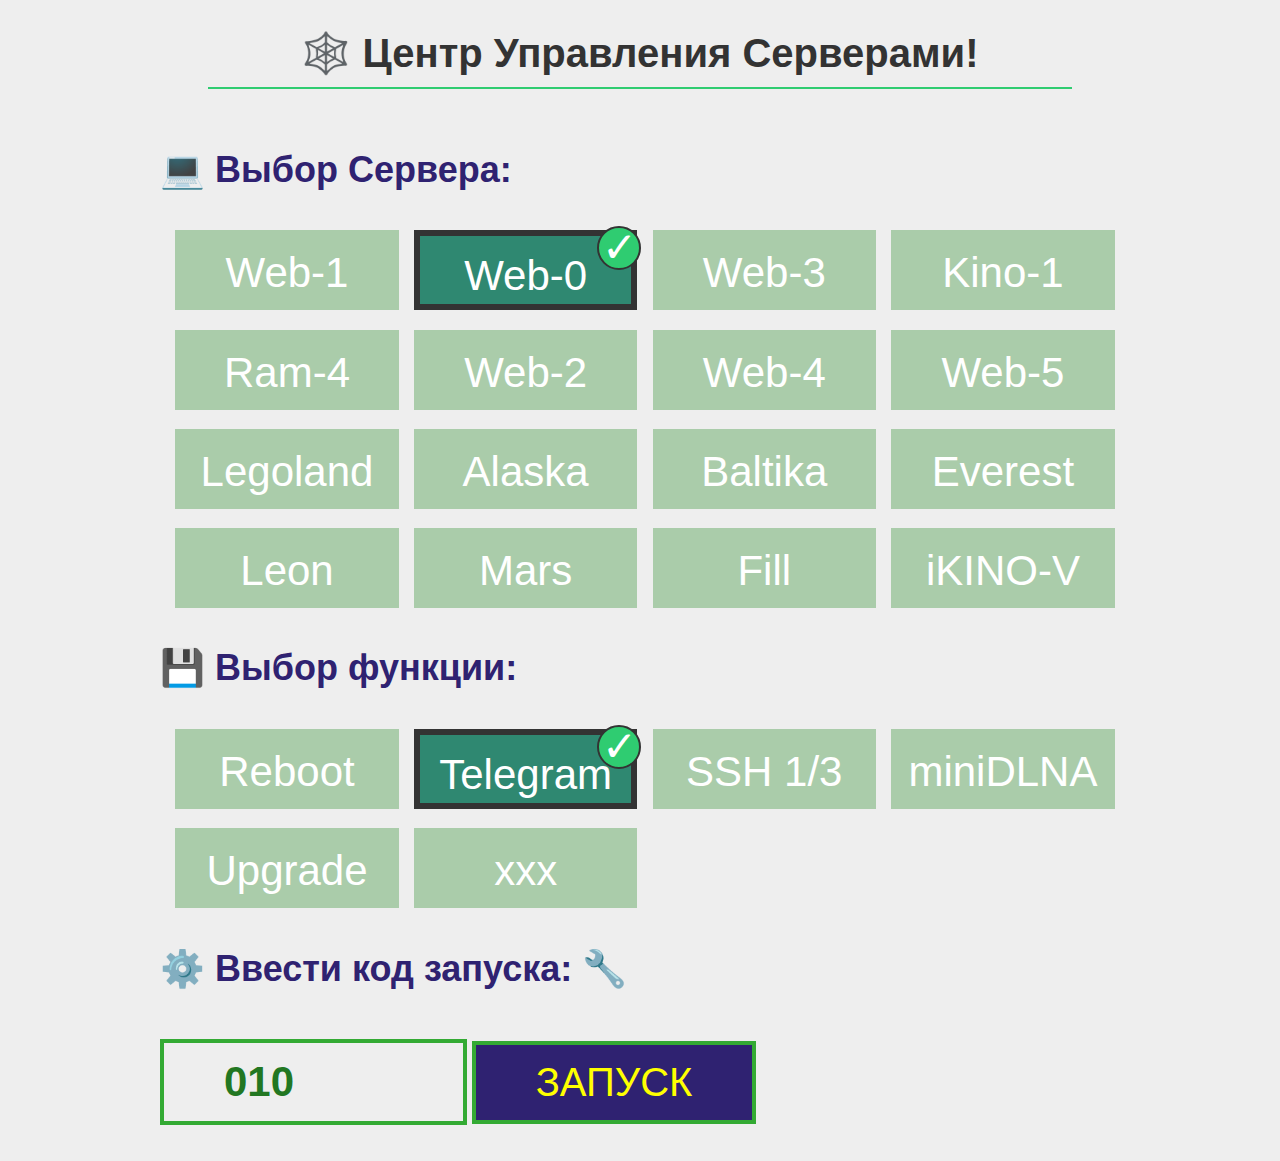
<file: monitor/index.html>
<html>
<head>
<meta charset="UTF-8">
<link rel="stylesheet" type="text/css" href="3.css">
</head>
<body>
<div class="container">
<h1>🕸️ Центр Управления Серверами!</h1>
<form class="form cf" action="1.php" method="GET">
 <section class="plan cf">
 <h2>💻 Выбор Сервера:</h2>
	<input type="radio" name="radio1" id="web1" value="web1"><label class="four col" for="web1">Web-1</label>
	<input type="radio" name="radio1" id="web0" value="web0" checked><label class="four col" for="web0">Web-0</label>
	<input type="radio" name="radio1" id="web3" value="web3"><label class="four col" for="web3">Web-3</label>
	<input type="radio" name="radio1" id="kino1" value="kino1"><label class="four col" for="kino1">Kino-1</label>
	<input type="radio" name="radio1" id="ram4" value="ram4"><label class="four col" for="ram4">Ram-4</label>
	<input type="radio" name="radio1" id="web2" value="web2"><label class="four col" for="web2">Web-2</label>
	<input type="radio" name="radio1" id="web4" value="web4"><label class="four col" for="web4">Web-4</label>
	<input type="radio" name="radio1" id="web5" value="web5"><label class="four col" for="web5">Web-5</label>
	<input type="radio" name="radio1" id="legoland" value="legoland"><label class="four col" for="legoland">Legoland</label>
	<input type="radio" name="radio1" id="alaska" value="alaska"><label class="four col" for="alaska">Alaska</label>
	<input type="radio" name="radio1" id="baltika" value="baltika"><label class="four col" for="baltika">Baltika</label>
	<input type="radio" name="radio1" id="everest" value="everest"><label class="four col" for="everest">Everest</label>
	<input type="radio" name="radio1" id="leon" value="leon"><label class="four col" for="leon">Leon</label>
	<input type="radio" name="radio1" id="mars" value="mars"><label class="four col" for="mars">Mars</label>
	<input type="radio" name="radio1" id="fill" value="fill"><label class="four col" for="fill">Fill</label>
	<input type="radio" name="radio1" id="ikino" value="ikino"><label class="four col" for="ikino">iKINO-V</label>
 </section>
 <section class="payment-plan cf">
 <h2>💾 Выбор функции:</h2>
	<input type="radio" name="radio2" id="reboot" value="reboot.d"><label class="four col" for="reboot">Reboot</label>
	<input type="radio" name="radio2" id="telegram" value="telegram.d" checked><label class="four col" for="telegram">Telegram</label>
	<input type="radio" name="radio2" id="ssh" value="ssh.d"><label class="four col" for="ssh">SSH 1/3</label>
	<input type="radio" name="radio2" id="minidlna" value="minidlna.d"><label class="four col" for="ssh">miniDLNA</label>
	<input type="radio" name="radio2" id="upgrade" value="upgrade.d"><label class="four col" for="ssh">Upgrade</label>
	<input type="radio" name="radio2" id="x" value="x.d"><label class="four col" for="ssh">xxx</label>
 </section>
 <h2>⚙️ Ввести код запуска: 🔧</h2>
 <input class="mycode" name="Code" value="010">
 <input class="submit" type="submit" value="ЗАПУСК" name="submit">
</form>
</div>
</body>
</html>
</file>
<file: monitor/3.css>
body{
	margin: 0;
	padding: 0;
	font-family: sans-serif;
	color: #333;
	background-color: #eee;
}

h1, h2, h3, h4, h5, h6{
	font-weight: 200;
}

h1{
	text-align: center;
	padding-bottom: 10px;
	border-bottom: 2px solid #2fcc71;
	max-width: 90%;
        font-weight: bold;
        font-size: 40px;
	margin: 30px auto;
}

h2{
        color: #2f2271;
        font-weight: bold;
        font-size: 36px;
}

/* CONTAINERS */

.container {max-width: 960px; width: 100%; margin: 0 auto;}
.four { width: 23.26%; max-width: 23.26%;}


/* COLUMNS */

.col {
  display: block;
  float:left;
  margin: 1% 0 1% 1.6%;
}

/*.col:first-of-type { margin-left: 0; }  Это влияет на отступ второго ряда */

/* CLEARFIX */

.cf:before,
.cf:after {
    content: " ";
    display: table;
}

.cf:after {
    clear: both;
}

.cf {
    *zoom: 1;
}

/* FORM */

.form .plan input, .form .payment-plan input, .form .payment-type input{
	display: none;
}

.form label{
	position: relative;
	color: #fff;
	background-color: #aca;
	font-size: 42px;
	text-align: center;
	height: 80px;
	line-height: 80px;
	display: block;
	cursor: pointer;
	border: 3px solid transparent;
	-webkit-box-sizing: border-box;
	-moz-box-sizing: border-box;
	box-sizing: border-box;
}

.form .plan input:checked + label, .form .payment-plan input:checked + label, .form .payment-type input:checked + label{
	border: 6px solid #333;
	background-color: #2f8871;
}

.form .plan input:checked + label:after, form .payment-plan input:checked + label:after, .form .payment-type input:checked + label:after{
	content: "\2713";
	width: 40px;
	height: 40px;
	line-height: 40px;
	border-radius: 100%;
	border: 2px solid #333;
	background-color: #2fcc71;
	z-index: 999;
	position: absolute;
	top: -10px;
	right: -10px;
}


.mycode{
        max-width: 32%;
        padding: 15px 60px;
        display: inline-block;
        border: none;
        margin: 20px 0;
        background-color: #eee;
        color: #272;
        font-weight: bold;
        border: 4px solid #3a3;
        font-size: 42px;
}

.submit{
	padding: 15px 60px;
	display: inline-block;
	border: none;
	margin: 20px 0;
	background-color: #2f2271;
	color: #ffff00;
	border: 4px solid #3a3;
	font-size: 40px;
	-webkit-transition: transform 0.3s ease-in-out;
	-o-transition: transform 0.3s ease-in-out;
	transition: transform 0.3s ease-in-out;
}

.submit:hover{
	cursor: pointer;
	transform: rotateX(360deg);
}
</file>
